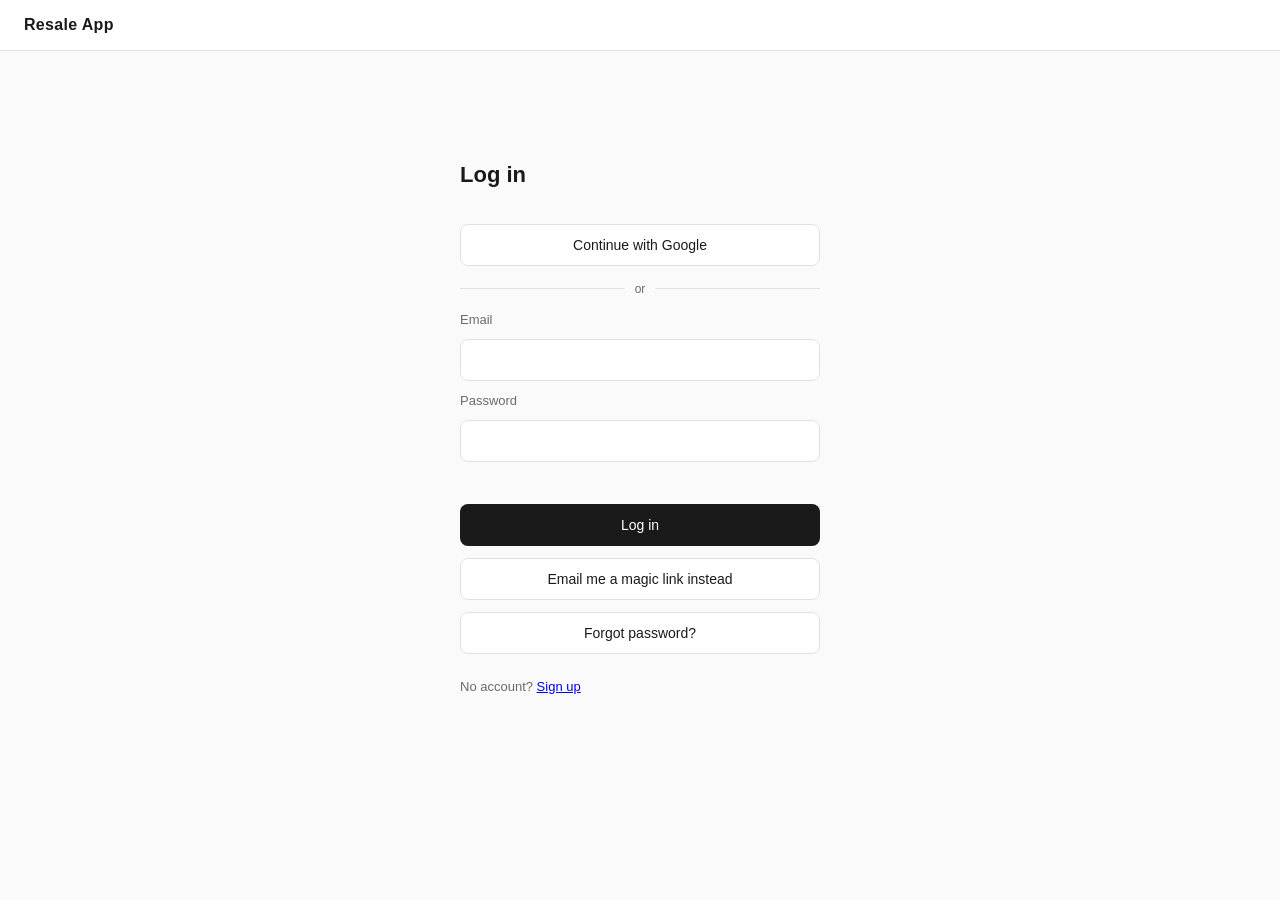
<file: login.html>
<!DOCTYPE html>
<html lang="en">
<head>
  <meta charset="UTF-8" />
  <meta name="viewport" content="width=device-width, initial-scale=1.0" />
  <title>Log in — Resale App</title>
  <link rel="stylesheet" href="css/style.css?v=9" />
</head>
<body>
  <header class="site-header">
    <a class="brand" href="login.html">Resale App</a>
  </header>

  <main>
    <form id="login-form" class="auth-form">
      <h1>Log in</h1>

      <button type="button" class="secondary" id="google-btn">Continue with Google</button>

      <div class="divider">or</div>

      <label for="email">Email</label>
      <input type="email" id="email" required autocomplete="email" />

      <label for="password">Password</label>
      <input type="password" id="password" autocomplete="current-password" />

      <div class="error" id="error"></div>

      <button type="submit">Log in</button>
      <button type="button" class="secondary" id="magic-link-btn">
        Email me a magic link instead
      </button>
      <button type="button" class="secondary" id="forgot-password-btn">
        Forgot password?
      </button>

      <p class="hint">
        No account? <a href="signup.html">Sign up</a>
      </p>
    </form>

    <form id="new-password-form" class="auth-form" style="display: none">
      <h1>Set a new password</h1>

      <label for="new-password-input">New password</label>
      <input
        type="password"
        id="new-password-input"
        required
        autocomplete="new-password"
        minlength="6"
      />

      <div class="error" id="new-password-error"></div>

      <button type="submit">Set password</button>
    </form>
  </main>

  <script type="module">
    import { supabase } from "./js/supabase-client.js?v=9";
    import {
      signInWithPassword,
      signInWithMagicLink,
      signInWithGoogle,
      requestPasswordReset,
      createProfile,
    } from "./js/auth.js?v=9";

    // If this user signed up but email confirmation delayed profile creation, finish it now
    // using the fields signup.html stashed locally. Otherwise send anyone without a profile
    // back to signup.html to collect name + Instagram handle.
    async function routeAfterLogin() {
      const { data: { session } } = await supabase.auth.getSession();
      const { data: profile } = await supabase
        .from("profiles")
        .select("id")
        .eq("id", session.user.id)
        .maybeSingle();

      if (profile) {
        window.location.href = "index.html";
        return;
      }

      const pending = localStorage.getItem("pending_profile");
      if (pending) {
        const { name, instagram_handle } = JSON.parse(pending);
        const { error } = await createProfile(session.user.id, name, instagram_handle);
        localStorage.removeItem("pending_profile");
        if (!error) {
          window.location.href = "index.html";
          return;
        }
      }

      window.location.href = "signup.html";
    }

    const loginForm = document.getElementById("login-form");
    const newPasswordForm = document.getElementById("new-password-form");
    const newPasswordInput = document.getElementById("new-password-input");
    const newPasswordError = document.getElementById("new-password-error");

    // A password-recovery link establishes a session too, but landing here should show a
    // "set new password" form — never silently redirect past it into the app.
    const isRecoveryFlow = window.location.hash.includes("type=recovery");

    supabase.auth.onAuthStateChange((event) => {
      if (event === "PASSWORD_RECOVERY") {
        loginForm.style.display = "none";
        newPasswordForm.style.display = "flex";
      }
    });

    // Already logged in — route to the feed (or signup, if the profile is incomplete).
    // Skipped entirely for a recovery link so the form above gets a chance to show.
    if (!isRecoveryFlow) {
      const { data: { session: existingSession } } = await supabase.auth.getSession();
      if (existingSession) {
        await routeAfterLogin();
      }
    }

    newPasswordForm.addEventListener("submit", async (e) => {
      e.preventDefault();
      newPasswordError.textContent = "";

      const { error } = await supabase.auth.updateUser({ password: newPasswordInput.value });
      if (error) {
        newPasswordError.textContent = error.message;
        return;
      }
      await routeAfterLogin();
    });

    const emailInput = document.getElementById("email");
    const passwordInput = document.getElementById("password");
    const errorEl = document.getElementById("error");
    const magicLinkBtn = document.getElementById("magic-link-btn");
    const forgotPasswordBtn = document.getElementById("forgot-password-btn");
    const googleBtn = document.getElementById("google-btn");

    googleBtn.addEventListener("click", async () => {
      errorEl.textContent = "";
      const { error } = await signInWithGoogle();
      if (error) {
        errorEl.textContent = error.message;
      }
    });

    loginForm.addEventListener("submit", async (e) => {
      e.preventDefault();
      errorEl.textContent = "";

      if (!passwordInput.value) {
        errorEl.textContent = "Enter your password, or use the magic link option.";
        return;
      }

      const { error } = await signInWithPassword(emailInput.value, passwordInput.value);
      if (error) {
        errorEl.textContent = error.message;
        return;
      }
      await routeAfterLogin();
    });

    magicLinkBtn.addEventListener("click", async () => {
      errorEl.textContent = "";
      if (!emailInput.value) {
        errorEl.textContent = "Enter your email first.";
        return;
      }
      const { error } = await signInWithMagicLink(emailInput.value);
      if (error) {
        errorEl.textContent = error.message;
        return;
      }
      errorEl.style.color = "#1e7a34";
      errorEl.textContent = "Check your email for a login link.";
    });

    forgotPasswordBtn.addEventListener("click", async () => {
      errorEl.textContent = "";
      if (!emailInput.value) {
        errorEl.textContent = "Enter your email first.";
        return;
      }
      const { error } = await requestPasswordReset(emailInput.value);
      if (error) {
        errorEl.textContent = error.message;
        return;
      }
      errorEl.style.color = "#1e7a34";
      errorEl.textContent = "Check your email for a password reset link.";
    });
  </script>
</body>
</html>
</file>
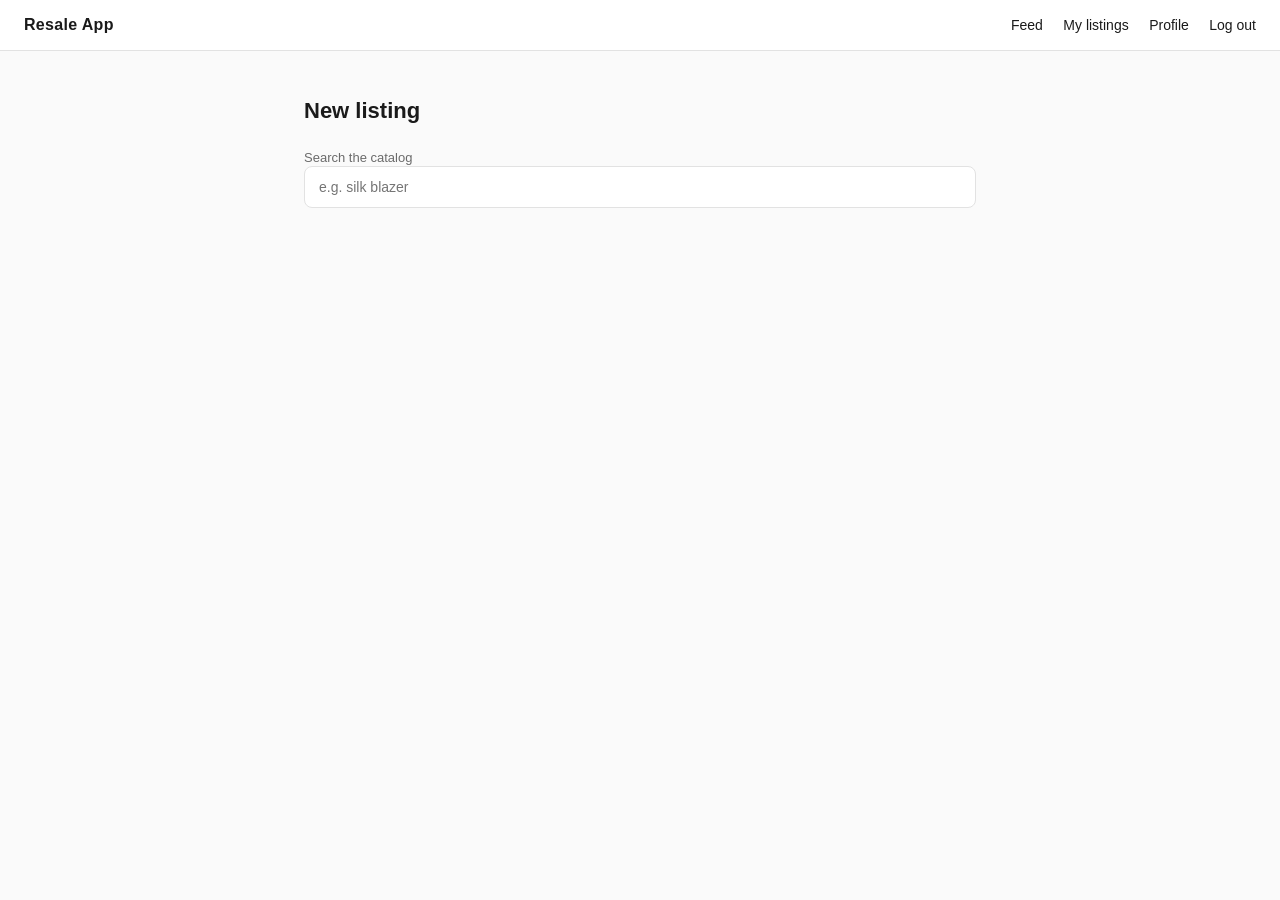
<file: new-listing.html>
<!DOCTYPE html>
<html lang="en">
<head>
  <meta charset="UTF-8" />
  <meta name="viewport" content="width=device-width, initial-scale=1.0" />
  <title>New listing — Resale App</title>
  <link rel="stylesheet" href="css/style.css?v=9" />
</head>
<body>
  <header class="site-header">
    <a class="brand" href="index.html">Resale App</a>
    <nav>
      <a href="index.html">Feed</a>
      <a href="my-listings.html">My listings</a>
      <a href="profile.html">Profile</a>
      <a href="#" id="logout-btn">Log out</a>
    </nav>
  </header>

  <main>
    <h1>New listing</h1>

    <label for="search-input">Search the catalog</label>
    <input type="search" id="search-input" placeholder="e.g. silk blazer" autocomplete="off" />
    <div class="search-results" id="search-results"></div>

    <div class="selected-product" id="selected-product" style="display: none"></div>

    <form id="size-form" class="auth-form" style="display: none; margin-top: 16px">
      <label for="size-input">Size</label>
      <input type="text" id="size-input" required placeholder="e.g. 4, M, 27" />

      <label for="price-input">Price</label>
      <div class="price-row">
        <select id="currency-select"></select>
        <input type="number" id="price-input" required min="0" step="0.01" placeholder="0.00" />
      </div>

      <label class="checkbox-label">
        <input type="checkbox" id="shipping-included-input" />
        Shipping included
      </label>

      <button type="submit">Post listing</button>
    </form>

    <div class="error" id="error"></div>
  </main>

  <script type="module" src="js/new-listing.js?v=9"></script>
</body>
</html>
</file>
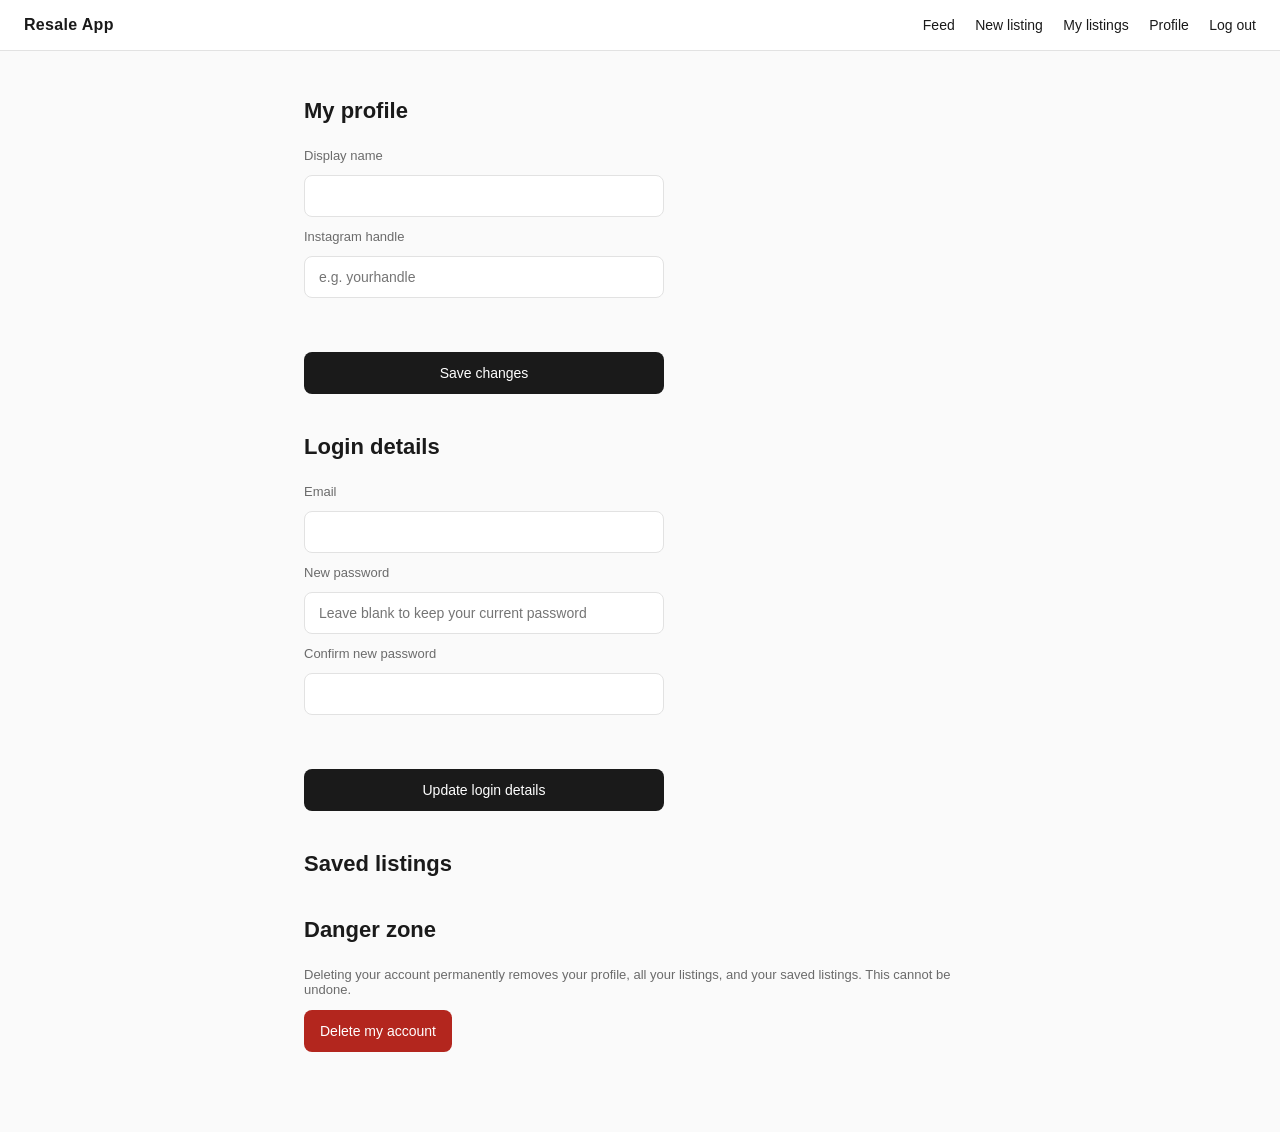
<file: profile.html>
<!DOCTYPE html>
<html lang="en">
<head>
  <meta charset="UTF-8" />
  <meta name="viewport" content="width=device-width, initial-scale=1.0" />
  <title>My profile — Resale App</title>
  <link rel="stylesheet" href="css/style.css?v=9" />
</head>
<body>
  <header class="site-header">
    <a class="brand" href="index.html">Resale App</a>
    <nav>
      <a href="index.html">Feed</a>
      <a href="new-listing.html">New listing</a>
      <a href="my-listings.html">My listings</a>
      <a href="profile.html">Profile</a>
      <a href="#" id="logout-btn">Log out</a>
    </nav>
  </header>

  <main>
    <h1>My profile</h1>

    <form id="profile-form" class="auth-form" style="margin: 0 0 40px">
      <label for="name">Display name</label>
      <input type="text" id="name" required autocomplete="name" />

      <label for="instagram">Instagram handle</label>
      <input type="text" id="instagram" required placeholder="e.g. yourhandle" />

      <div class="error" id="profile-error"></div>
      <div class="hint" id="profile-saved"></div>

      <button type="submit">Save changes</button>
    </form>

    <h1>Login details</h1>

    <form id="login-details-form" class="auth-form" style="margin: 0 0 40px">
      <label for="account-email">Email</label>
      <input type="email" id="account-email" required autocomplete="email" />

      <label for="new-password">New password</label>
      <input
        type="password"
        id="new-password"
        autocomplete="new-password"
        minlength="6"
        placeholder="Leave blank to keep your current password"
      />

      <label for="confirm-password">Confirm new password</label>
      <input type="password" id="confirm-password" autocomplete="new-password" minlength="6" />

      <div class="error" id="login-details-error"></div>
      <div class="hint" id="login-details-saved"></div>

      <button type="submit">Update login details</button>
    </form>

    <h1>Saved listings</h1>
    <div class="empty-state" id="saved-empty" style="display: none"></div>
    <div id="saved-grid" style="margin-bottom: 40px"></div>

    <h1>Danger zone</h1>
    <p class="hint">
      Deleting your account permanently removes your profile, all your listings, and your
      saved listings. This cannot be undone.
    </p>

    <button type="button" class="danger" id="delete-account-btn">Delete my account</button>

    <form id="confirm-delete-form" class="auth-form" style="display: none; margin: 16px 0 0">
      <label for="delete-confirm-input">Type DELETE to confirm</label>
      <input type="text" id="delete-confirm-input" autocomplete="off" />

      <div class="error" id="delete-account-error"></div>

      <div style="display: flex; gap: 8px">
        <button type="submit" class="danger" id="confirm-delete-btn">
          Permanently delete my account
        </button>
        <button type="button" class="secondary" id="cancel-delete-btn">Cancel</button>
      </div>
    </form>
  </main>

  <script type="module" src="js/profile.js?v=9"></script>
</body>
</html>
</file>
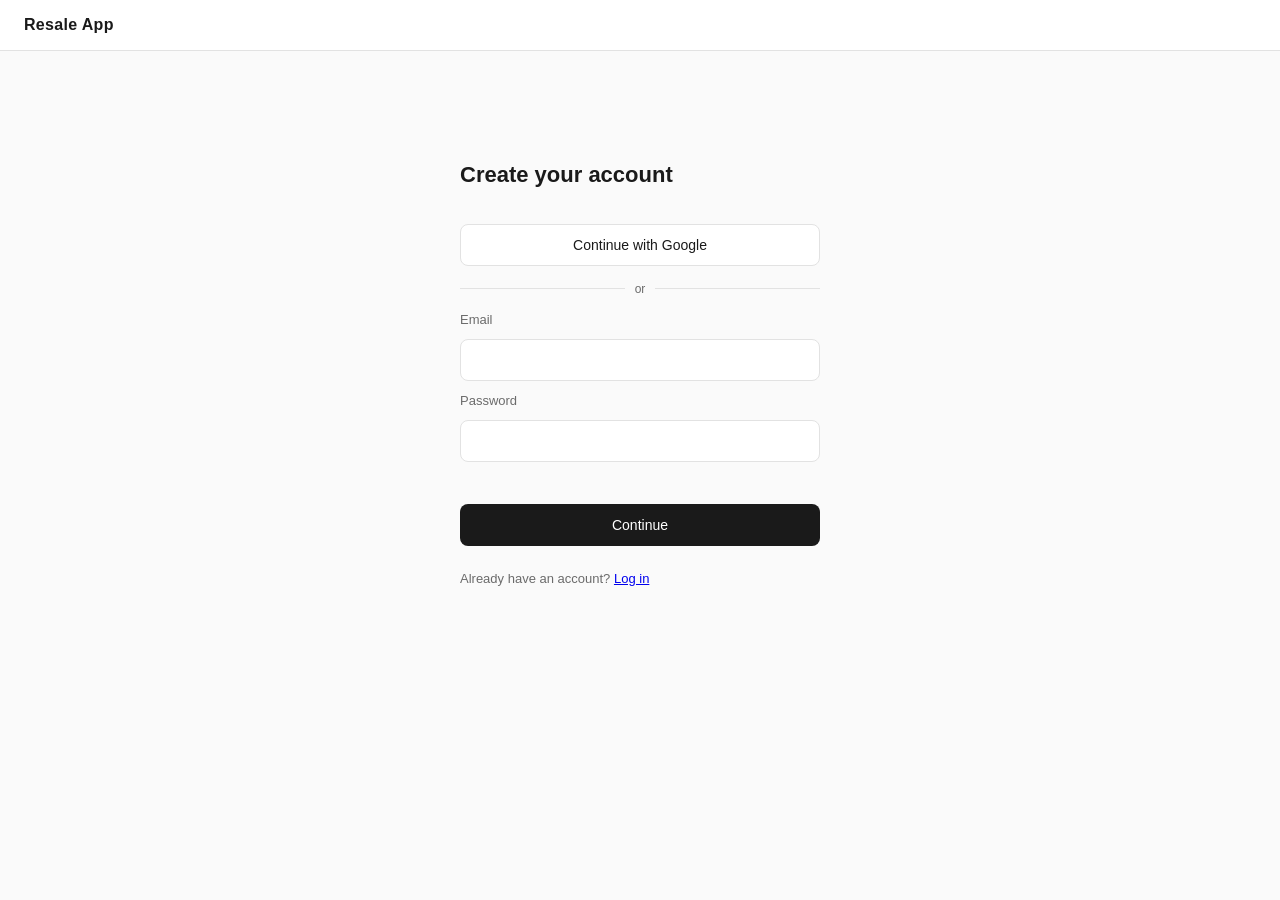
<file: signup.html>
<!DOCTYPE html>
<html lang="en">
<head>
  <meta charset="UTF-8" />
  <meta name="viewport" content="width=device-width, initial-scale=1.0" />
  <title>Sign up — Resale App</title>
  <link rel="stylesheet" href="css/style.css?v=9" />
</head>
<body>
  <header class="site-header">
    <a class="brand" href="login.html">Resale App</a>
  </header>

  <main>
    <form id="account-form" class="auth-form">
      <h1>Create your account</h1>

      <button type="button" class="secondary" id="google-btn">Continue with Google</button>

      <div class="divider">or</div>

      <label for="email">Email</label>
      <input type="email" id="email" required autocomplete="email" />

      <label for="password">Password</label>
      <input type="password" id="password" required autocomplete="new-password" minlength="6" />

      <div class="error" id="account-error"></div>

      <button type="submit">Continue</button>

      <p class="hint">
        Already have an account? <a href="login.html">Log in</a>
      </p>
    </form>

    <form id="profile-form" class="auth-form" style="display: none">
      <h1>Tell people how to reach you</h1>
      <p class="hint">Every listing shows your name and Instagram handle so buyers know how to contact you.</p>

      <label for="name">Display name</label>
      <input type="text" id="name" required autocomplete="name" />

      <label for="instagram">Instagram handle</label>
      <input type="text" id="instagram" required placeholder="e.g. yourhandle" />

      <div class="error" id="profile-error"></div>

      <button type="submit">Finish sign up</button>
    </form>

    <div id="confirm-email-notice" class="hint" style="display: none; margin-top: 24px">
      We sent a confirmation link to your email. Click it, then
      <a href="login.html">log in</a> — you'll finish your profile right after.
    </div>
  </main>

  <script type="module">
    import { supabase } from "./js/supabase-client.js?v=9";
    import { signUp, signInWithGoogle, createProfile } from "./js/auth.js?v=9";

    const accountForm = document.getElementById("account-form");
    const profileForm = document.getElementById("profile-form");
    const confirmNotice = document.getElementById("confirm-email-notice");
    const accountError = document.getElementById("account-error");
    const profileError = document.getElementById("profile-error");
    const googleBtn = document.getElementById("google-btn");
    const nameInput = document.getElementById("name");

    let pendingUserId = null;

    // If the user already has a session (e.g. they signed in with Google, or confirmed their
    // email and logged in separately) but no profile row yet, skip straight to the name/handle
    // step — pre-filling the name Google already gave us, if any.
    const { data: { session: existingSession } } = await supabase.auth.getSession();
    if (existingSession) {
      const { data: existingProfile } = await supabase
        .from("profiles")
        .select("id")
        .eq("id", existingSession.user.id)
        .maybeSingle();

      if (existingProfile) {
        window.location.href = "index.html";
      } else {
        accountForm.style.display = "none";
        profileForm.style.display = "flex";
        const googleName = existingSession.user.user_metadata?.full_name
          ?? existingSession.user.user_metadata?.name;
        if (googleName) nameInput.value = googleName;
      }
    }

    googleBtn.addEventListener("click", async () => {
      accountError.textContent = "";
      const { error } = await signInWithGoogle();
      if (error) {
        accountError.textContent = error.message;
      }
    });

    accountForm.addEventListener("submit", async (e) => {
      e.preventDefault();
      accountError.textContent = "";

      const email = document.getElementById("email").value;
      const password = document.getElementById("password").value;

      const { data, error } = await signUp(email, password);
      if (error) {
        accountError.textContent = error.message;
        return;
      }

      if (data.session) {
        // Email confirmation is off (or already satisfied) — we have a session right away.
        pendingUserId = data.user.id;
        accountForm.style.display = "none";
        profileForm.style.display = "flex";
      } else {
        // Email confirmation required — stash the pending profile fields and finish
        // creating the profile after the user confirms and logs in.
        pendingUserId = data.user?.id ?? null;
        accountForm.style.display = "none";
        profileForm.style.display = "flex";
      }
    });

    profileForm.addEventListener("submit", async (e) => {
      e.preventDefault();
      profileError.textContent = "";

      const name = document.getElementById("name").value;
      const instagram = document.getElementById("instagram").value.replace(/^@/, "");

      const { data: { session } } = await supabase.auth.getSession();

      if (session) {
        const { error } = await createProfile(session.user.id, name, instagram);
        if (error) {
          profileError.textContent = error.message;
          return;
        }
        window.location.href = "index.html";
        return;
      }

      // No session yet (email confirmation pending) — save these fields so login.html
      // can finish creating the profile once the user confirms and signs in.
      localStorage.setItem(
        "pending_profile",
        JSON.stringify({ name, instagram_handle: instagram })
      );
      profileForm.style.display = "none";
      confirmNotice.style.display = "block";
    });
  </script>
</body>
</html>
</file>
<file: css/style.css>
:root {
  --ink: #1a1a1a;
  --muted: #6b6b6b;
  --border: #e2e2e2;
  --bg: #fafafa;
  --accent: #1a1a1a;
  --danger: #b3261e;
  --radius: 8px;
  --focus-ring: 0 0 0 3px rgba(26, 26, 26, 0.1);
}

* {
  box-sizing: border-box;
}

body {
  margin: 0;
  font-family: -apple-system, BlinkMacSystemFont, "Helvetica Neue", Arial, sans-serif;
  color: var(--ink);
  background: var(--bg);
}

header.site-header {
  display: flex;
  align-items: center;
  justify-content: space-between;
  padding: 16px 24px;
  border-bottom: 1px solid var(--border);
  background: #fff;
}

header.site-header nav a {
  margin-left: 16px;
  color: var(--ink);
  text-decoration: none;
  font-size: 14px;
}

header.site-header nav a:hover {
  text-decoration: underline;
}

header.site-header .brand {
  font-weight: 600;
  letter-spacing: 0.02em;
  text-decoration: none;
  color: var(--ink);
}

main {
  max-width: 720px;
  margin: 0 auto;
  padding: 32px 24px 80px;
}

.auth-form {
  max-width: 360px;
  margin: 64px auto 0;
  display: flex;
  flex-direction: column;
  gap: 12px;
}

.divider {
  display: flex;
  align-items: center;
  gap: 10px;
  color: var(--muted);
  font-size: 12px;
  margin: 4px 0;
}

.divider::before,
.divider::after {
  content: "";
  flex: 1;
  height: 1px;
  background: var(--border);
}

h1 {
  font-size: 22px;
  margin-bottom: 24px;
}

label {
  font-size: 13px;
  color: var(--muted);
}

input[type="text"],
input[type="email"],
input[type="password"],
input[type="search"],
input[type="number"],
select {
  width: 100%;
  height: 42px;
  padding: 0 14px;
  border: 1px solid var(--border);
  border-radius: var(--radius);
  font-size: 14px;
  font-family: inherit;
  color: var(--ink);
  background: #fff;
  transition: border-color 0.15s ease, box-shadow 0.15s ease;
}

input:focus,
select:focus {
  outline: none;
  border-color: var(--ink);
  box-shadow: var(--focus-ring);
}

.price-row {
  display: flex;
  gap: 8px;
}

.price-row select {
  flex: 0 0 100px;
}

.price-row input[type="number"] {
  flex: 1;
}

.checkbox-label {
  display: flex;
  align-items: center;
  gap: 8px;
  font-size: 14px;
  color: var(--ink);
  cursor: pointer;
}

.checkbox-label input[type="checkbox"] {
  width: 16px;
  height: 16px;
  cursor: pointer;
}

button {
  height: 42px;
  padding: 0 16px;
  border: none;
  border-radius: var(--radius);
  background: var(--accent);
  color: #fff;
  font-size: 14px;
  font-family: inherit;
  cursor: pointer;
  transition: opacity 0.15s ease, transform 0.05s ease;
}

button:hover {
  opacity: 0.85;
}

button:active {
  transform: scale(0.98);
}

button.secondary {
  background: #fff;
  color: var(--ink);
  border: 1px solid var(--border);
}

button.danger {
  background: var(--danger);
}

.error {
  color: var(--danger);
  font-size: 13px;
  min-height: 18px;
}

.hint {
  font-size: 13px;
  color: var(--muted);
}

.filter-bar {
  display: flex;
  gap: 10px;
  margin-bottom: 28px;
  flex-wrap: wrap;
}

.filter-bar input[type="search"] {
  flex: 1 1 240px;
}

.filter-bar select {
  height: 42px;
  flex: 0 0 auto;
  min-width: 130px;
  padding: 0 32px 0 14px;
  border: 1px solid var(--border);
  border-radius: var(--radius);
  font-size: 14px;
  font-family: inherit;
  color: var(--ink);
  background: #fff
    url("data:image/svg+xml,%3Csvg xmlns='http://www.w3.org/2000/svg' viewBox='0 0 16 16' fill='none' stroke='%236b6b6b' stroke-width='1.5'%3E%3Cpath d='M4 6l4 4 4-4'/%3E%3C/svg%3E")
    no-repeat right 12px center;
  background-size: 12px;
  appearance: none;
  -webkit-appearance: none;
  cursor: pointer;
  transition: border-color 0.15s ease, box-shadow 0.15s ease;
}

.filter-bar select:focus {
  outline: none;
  border-color: var(--ink);
  box-shadow: var(--focus-ring);
}

.card-image-wrap {
  position: relative;
}

.save-btn {
  position: absolute;
  top: 10px;
  right: 10px;
  width: 32px;
  height: 32px;
  padding: 0;
  border: none;
  border-radius: 50%;
  background: rgba(255, 255, 255, 0.92);
  display: flex;
  align-items: center;
  justify-content: center;
  box-shadow: 0 1px 4px rgba(0, 0, 0, 0.18);
  cursor: pointer;
  transition: transform 0.15s ease;
}

.save-btn:hover {
  opacity: 1;
  transform: scale(1.08);
}

.save-btn svg {
  width: 16px;
  height: 16px;
  fill: none;
  stroke: var(--ink);
  stroke-width: 1.8;
}

.save-btn.saved svg {
  fill: var(--ink);
}

.listing-grid {
  display: grid;
  grid-template-columns: repeat(auto-fill, minmax(220px, 1fr));
  gap: 24px;
}

.listing-card {
  border: 1px solid var(--border);
  border-radius: var(--radius);
  overflow: hidden;
  background: #fff;
  display: flex;
  flex-direction: column;
  transition: box-shadow 0.15s ease, transform 0.15s ease;
}

.listing-card:hover {
  box-shadow: 0 4px 16px rgba(0, 0, 0, 0.08);
  transform: translateY(-2px);
}

.listing-card img {
  width: 100%;
  aspect-ratio: 3 / 4;
  object-fit: cover;
  background: #eee;
}

.listing-card .listing-body {
  padding: 12px;
  display: flex;
  flex-direction: column;
  gap: 4px;
}

.listing-card .item-name {
  font-weight: 600;
  font-size: 14px;
}

.meta {
  font-size: 13px;
  color: var(--muted);
}

.material {
  font-size: 12px;
  color: var(--muted);
  font-style: italic;
}

.price {
  font-size: 15px;
  font-weight: 600;
  color: var(--ink);
}

.price .shipping {
  font-weight: 400;
  font-size: 13px;
  color: var(--muted);
}

.listing-card .seller {
  font-size: 13px;
  margin-top: 8px;
}

.status-badge {
  display: inline-block;
  font-size: 11px;
  text-transform: uppercase;
  letter-spacing: 0.04em;
  padding: 2px 8px;
  border-radius: 999px;
  background: #eee;
  color: var(--muted);
  width: fit-content;
}

.status-badge.active {
  background: #e6f4ea;
  color: #1e7a34;
}

.status-badge.sold {
  background: #fdecea;
  color: #a33;
}

.status-badge.archived {
  background: #f0f0f0;
  color: #777;
}

.search-results {
  display: flex;
  flex-direction: column;
  gap: 8px;
  margin-top: 12px;
}

.search-result {
  display: flex;
  gap: 12px;
  align-items: center;
  padding: 8px;
  border: 1px solid var(--border);
  border-radius: var(--radius);
  cursor: pointer;
  background: #fff;
}

.search-result:hover {
  border-color: var(--ink);
}

.search-result img {
  width: 48px;
  height: 64px;
  object-fit: cover;
  background: #eee;
  border-radius: 4px;
}

.search-result .name {
  font-size: 14px;
  font-weight: 500;
}

.search-result .type {
  font-size: 12px;
  color: var(--muted);
}

.selected-product {
  display: flex;
  gap: 16px;
  padding: 16px;
  border: 1px solid var(--border);
  border-radius: var(--radius);
  background: #fff;
  margin-top: 16px;
}

.selected-product img {
  width: 80px;
  height: 106px;
  object-fit: cover;
  border-radius: 4px;
  background: #eee;
}

.my-listing-row {
  display: flex;
  gap: 16px;
  padding: 12px;
  border: 1px solid var(--border);
  border-radius: var(--radius);
  background: #fff;
  align-items: center;
  margin-bottom: 12px;
}

.my-listing-row img {
  width: 56px;
  height: 74px;
  object-fit: cover;
  border-radius: 4px;
  background: #eee;
}

.my-listing-row .info {
  flex: 1;
}

.my-listing-row .actions {
  display: flex;
  gap: 8px;
}

.empty-state {
  color: var(--muted);
  font-size: 14px;
  padding: 40px 0;
  text-align: center;
}
</file>
